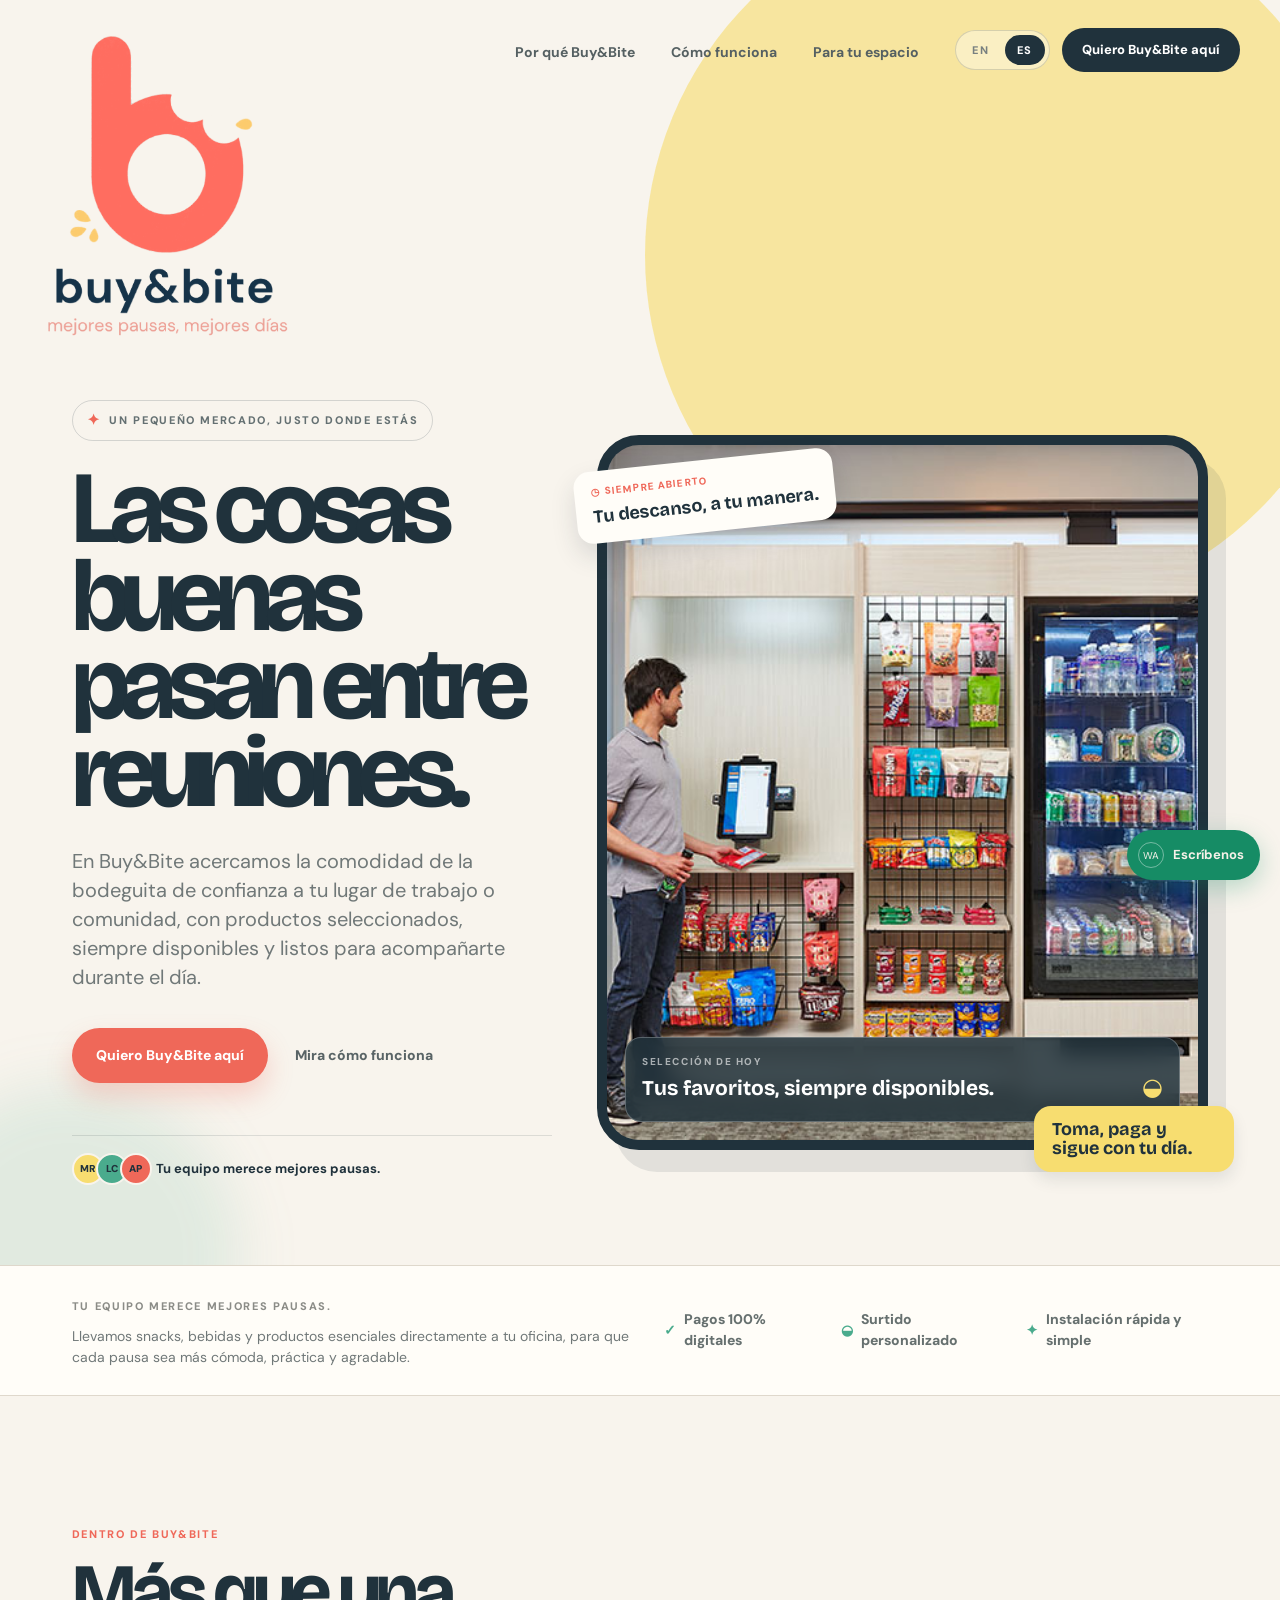
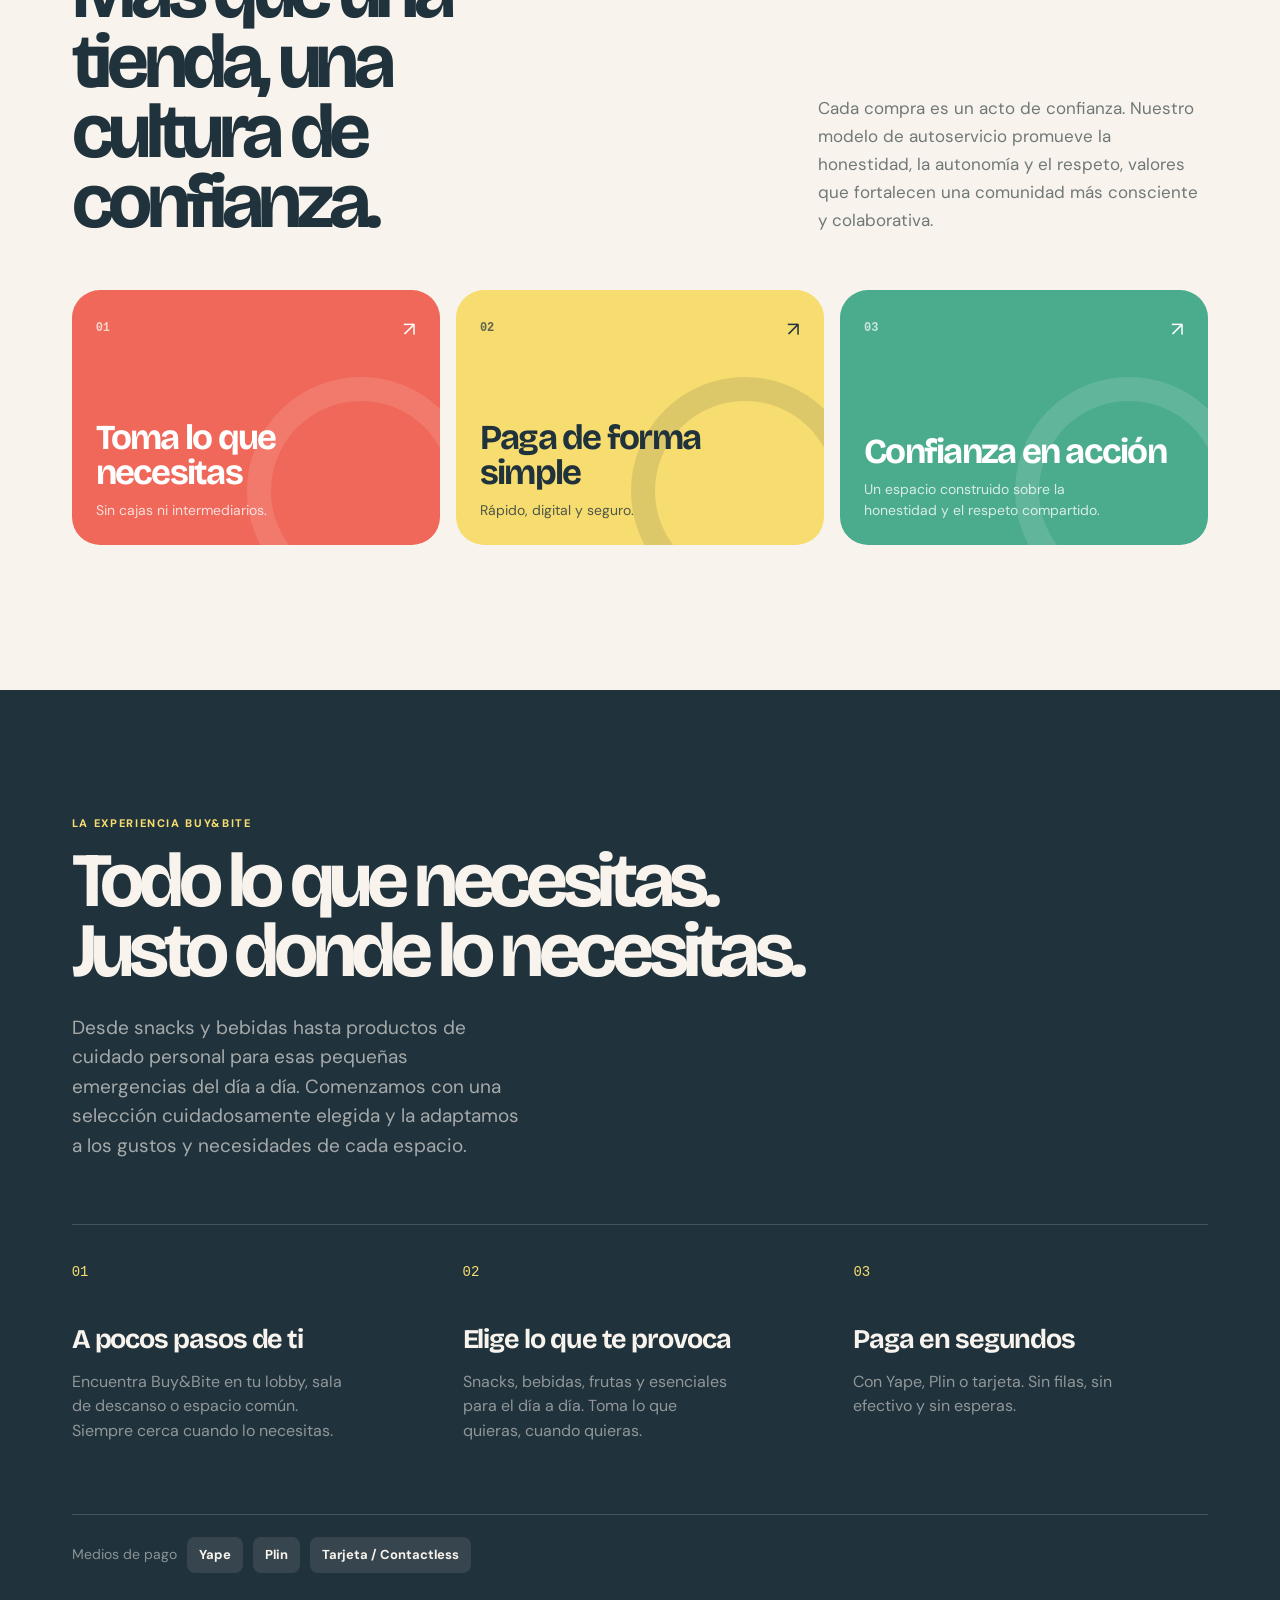
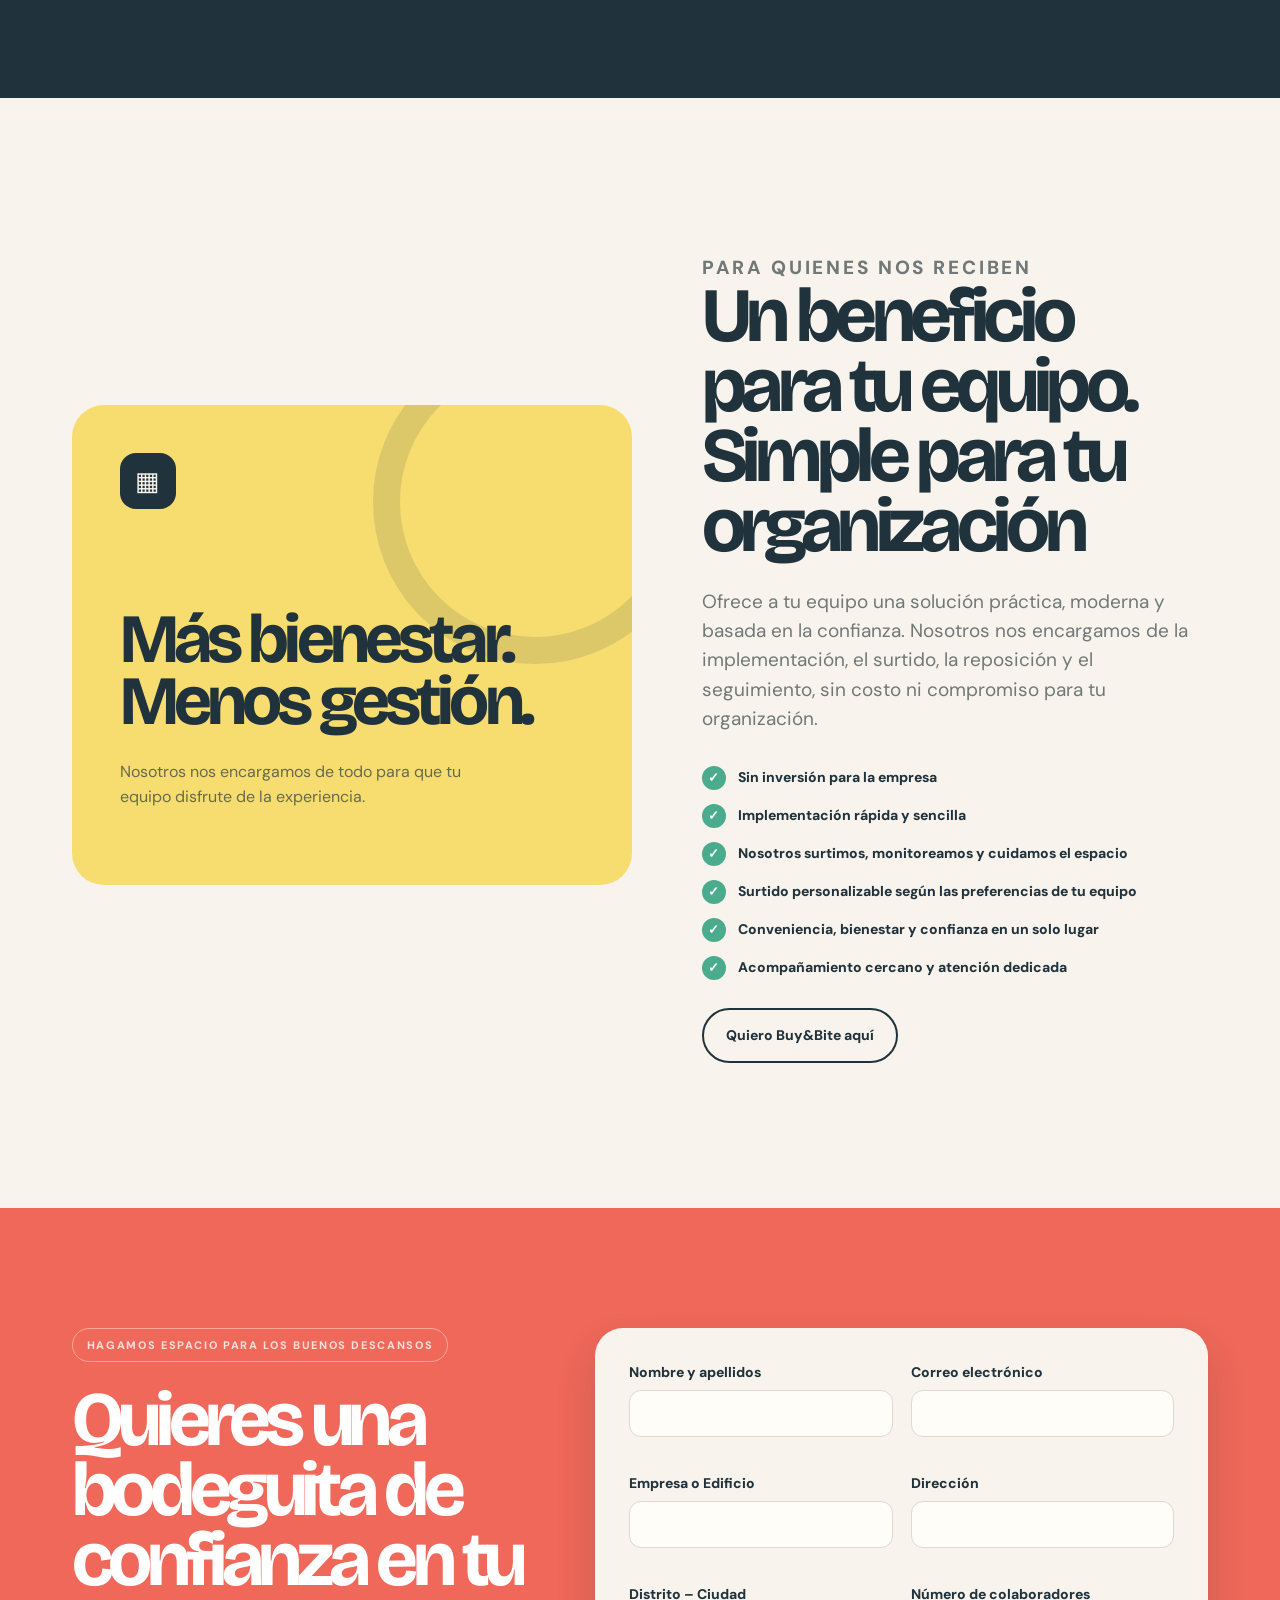
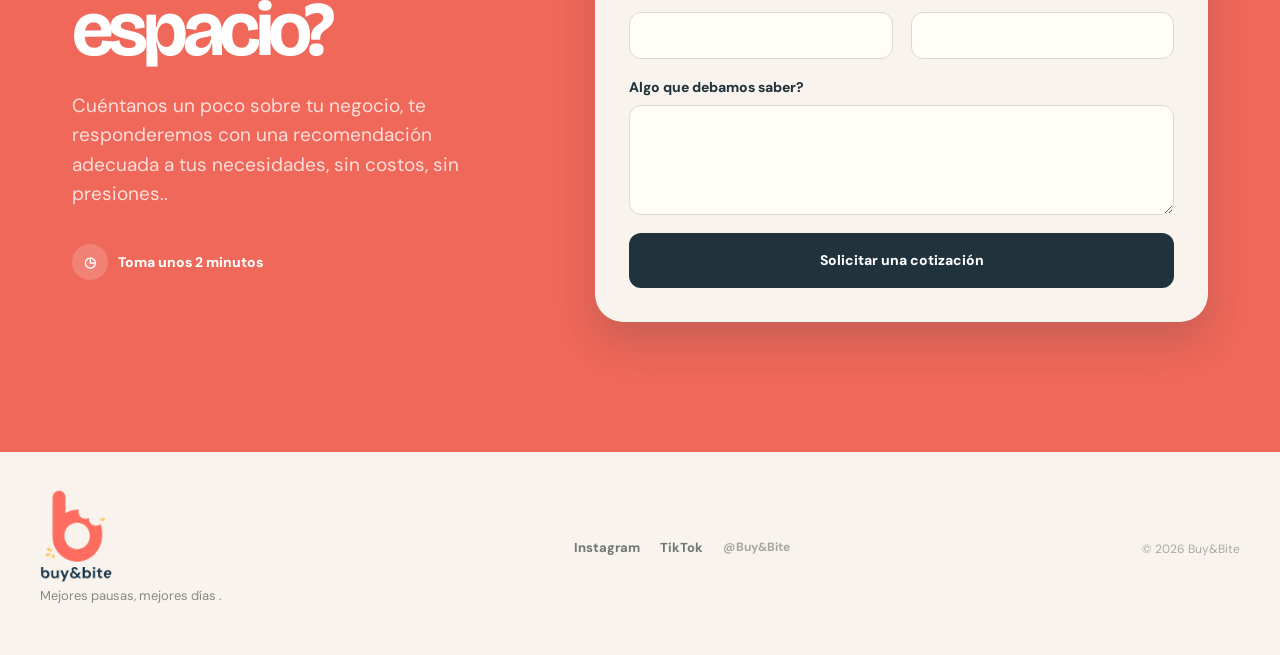
<file: buybite/index.html>
<!doctype html>
<html lang="es">
  <head>
    <meta charset="utf-8" />
    <meta name="viewport" content="width=device-width, initial-scale=1" />
    <title>Buy&Bite — Mejores pausas, mejores días</title>
    <meta name="description" content="Buy&Bite brings a beautifully stocked, self-service micro-market to offices, coworking spaces, gyms and residential buildings." />
    <meta property="og:type" content="website" />
    <meta property="og:title" content="Buy&Bite — Mejores pausas, mejores días" />
    <meta property="og:description" content="Buy&Bite brings a beautifully stocked, self-service micro-market to offices, coworking spaces, gyms and residential buildings." />
    <meta name="twitter:card" content="summary_large_image" />
    <link rel="preconnect" href="https://fonts.googleapis.com" />
    <link rel="stylesheet" href="https://fonts.googleapis.com/css2?family=Bricolage+Grotesque:opsz,wght@12..96,400..800&family=DM+Sans:ital,opsz,wght@0,9..40,400..800;1,9..40,400..800&display=swap" />
    <link rel="icon" type="image/png" href="favicon.png" />
    <link rel="stylesheet" href="styles.css" />
  </head>
  <body>

    <header class="site-header">
      <a class="brand" href="#top" aria-label="Buy&Bite home">
<img class="brand-logo" src="logo.png" alt="Buy&amp;Bite" />
      </a>
      <nav class="desktop-nav" aria-label="Primary navigation">
        <a href="#why" data-i18n="navWhy">Why Buy&Bite</a>
        <a href="#how" data-i18n="navHow">How it works</a>
        <a href="#hosts" data-i18n="navHosts">For your space</a>
      </nav>
      <div class="header-actions">
        <div class="language-toggle" aria-label="Language toggle">
          <button type="button" class="language-button" data-language="en">
            EN
          </button>
          <button
            type="button"
            class="language-button is-active"
            data-language="es"
          >
            ES
          </button>
        </div>
        <a class="header-cta" href="#quote" data-i18n="cta"
          >Bring Buy&Bite here</a
        >
        <button
          class="menu-button"
          type="button"
          aria-label="Open navigation"
          aria-expanded="false"
          data-menu-button
        >
          <span></span><span></span><span></span>
        </button>
      </div>
    </header>

    <div class="mobile-menu" data-mobile-menu>
      <a href="#why" data-i18n="navWhy">Why Buy&Bite</a>
      <a href="#how" data-i18n="navHow">How it works</a>
      <a href="#hosts" data-i18n="navHosts">For your space</a>
      <a class="mobile-cta" href="#quote" data-i18n="cta"
        >Bring Buy&Bite here</a
      >
    </div>

    <main id="top">
      <section class="hero section-pad">
        <div class="hero-orb hero-orb-yellow"></div>
        <div class="hero-orb hero-orb-green"></div>
        <div class="hero-grid">
          <div class="hero-copy">
            <p class="eyebrow">
              <span class="sparkle" aria-hidden="true">✦</span
              ><span data-i18n="heroEyebrow"
                >A little market, right where you are</span
              >
            </p>
            <h1 data-i18n="heroTitle">Good things happen between meetings.</h1>
            <p class="hero-body" data-i18n="heroBody">
              Buy&Bite brings a beautifully stocked, self-service market to the
              places where people spend their days.
            </p>
            <div class="hero-actions">
              <a class="button button-primary" href="#quote" data-i18n="cta"
                >Bring Buy&Bite here <span aria-hidden="true">↗</span></a
              >
              <a class="text-link" href="#how" data-i18n="browse"
                >See how it works <span aria-hidden="true">→</span></a
              >
            </div>
            <div class="trust-row">
              <div class="initials" aria-hidden="true">
                <span>MR</span><span>LC</span><span>AP</span>
              </div>
              <p>
                <strong data-i18n="trustedLine"
                  >A better break for modern spaces</strong
                >
              </p>
            </div>
          </div>
          <div class="hero-image-wrap">
            <div class="image-note">
              <small
                ><span aria-hidden="true">◷</span>
                <span data-i18n="alwaysOpen">always open</span></small
              ><strong data-i18n="imageNote">Your break, your way.</strong>
            </div>
            <div class="hero-image-frame">
              <img
                src="kiosk.jpg"
                alt="A stocked Buy&amp;Bite self-service kiosk in a bright office lounge"
              />
              <div class="image-caption">
                <div>
                  <small data-i18n="todaysEdit">Today's edit</small
                  ><strong data-i18n="freshReady"
                    >Fresh, familiar, ready.</strong
                  >
                </div>
                <span aria-hidden="true">◒</span>
              </div>
            </div>
            <div class="zero-lines">
              <strong data-i18n="quickMessage"
                >Toma, paga y sigue con tu día</strong
              >
            </div>
          </div>
        </div>
      </section>

      <section class="proof-strip section-pad" id="why">
        <div class="proof-inner">
          <div class="proof-copy">
            <p class="eyebrow muted" data-i18n="trusted">
              Tu equipo merece mejores pausas.
            </p>
            <p class="proof-description" data-i18n="proofDescription">
              Llevamos snacks, bebidas y productos esenciales directamente a tu
              oficina, para que cada pausa sea más cómoda, práctica y agradable.
            </p>
          </div>
          <div class="proof-items">
            <span
              ><b aria-hidden="true">✓</b
              ><span data-i18n="secure">Cashless &amp; secure</span></span
            >
            <span
              ><b aria-hidden="true">◒</b
              ><span data-i18n="stocked">Stocked with care</span></span
            >
            <span
              ><b aria-hidden="true">✦</b
              ><span data-i18n="ready">Ready in weeks</span></span
            >
          </div>
        </div>
      </section>

      <section class="categories section-pad">
        <div class="section-heading">
          <div>
            <p class="eyebrow accent-text" data-i18n="inside">
              Inside Buy&Bite
            </p>
            <h2 data-i18n="categories">The everyday, made easy</h2>
          </div>
          <p data-i18n="categoriesBody">
            The things people reach for most, kept fresh and ready for the
            moment they need them.
          </p>
        </div>
        <div class="category-grid">
          <article class="category-card card-coral">
            <span class="card-number">01</span><span class="card-arrow">↗</span>
            <div>
              <h3 data-i18n="drinks">Bright drinks</h3>
              <p data-i18n="drinksBody">Sodas, sparkling water, cold brew</p>
            </div>
          </article>
          <article class="category-card card-yellow">
            <span class="card-number">02</span><span class="card-arrow">↗</span>
            <div>
              <h3 data-i18n="crunch">Good crunch</h3>
              <p data-i18n="crunchBody">Nuts, bars, chips and little treats</p>
            </div>
          </article>
          <article class="category-card card-green">
            <span class="card-number">03</span><span class="card-arrow">↗</span>
            <div>
              <h3 data-i18n="fresh">Fresh picks</h3>
              <p data-i18n="freshBody">Apples, bananas and seasonal fruit</p>
            </div>
          </article>
        </div>
      </section>

      <section class="how section-pad" id="how">
        <div class="how-inner">
          <p class="eyebrow yellow-text" data-i18n="simplePart">
            La experiencia Buy&amp;Bite
          </p>
          <h2 data-i18n="howTitle">
            Todo lo que necesitas. Justo donde lo necesitas.
          </h2>
          <p class="how-body" data-i18n="howBody">
            Desde snacks y bebidas hasta productos de cuidado personal para esas
            pequeñas emergencias del día a día. Comenzamos con una selección
            cuidadosamente elegida y la adaptamos a los gustos y necesidades de
            cada espacio.
          </p>
          <div class="steps">
            <article>
              <span>01</span>
              <h3 data-i18n="step1Title">A pocos pasos de ti</h3>
              <p data-i18n="step1Body">
                Encuentra Buy&amp;Bite en tu lobby, sala de descanso o espacio
                común. Siempre cerca cuando lo necesitas.
              </p>
            </article>
            <article>
              <span>02</span>
              <h3 data-i18n="step2Title">Elige lo que te provoca</h3>
              <p data-i18n="step2Body">
                Snacks, bebidas, frutas y esenciales para el día a día. Toma lo
                que quieras, cuando quieras.
              </p>
            </article>
            <article>
              <span>03</span>
              <h3 data-i18n="step3Title">Paga en segundos</h3>
              <p data-i18n="step3Body">
                Con Yape, Plin o tarjeta. Sin filas, sin efectivo y sin esperas.
              </p>
            </article>
          </div>
          <div class="payment-row">
            <span data-i18n="payments">Payments accepted</span><b>Yape</b
            ><b>Plin</b><b data-i18n="cardTap">Card / Tap</b>
          </div>
        </div>
      </section>

      <section class="hosts section-pad" id="hosts">
        <div class="host-card">
          <span class="host-icon" aria-hidden="true">▦</span>
          <h2 data-i18n="hostCardTitle">Más bienestar. Menos gestión.</h2>
          <p data-i18n="hostCardBody">
            Nosotros nos encargamos de todo para que tu equipo disfrute de la
            experiencia.
          </p>
        </div>
        <div class="host-copy">
          <p class="eyebrow accent-text" data-i18n="hostEyebrow">
            For the people who host us
          </p>
          <h2 data-i18n="hostTitle">
            Un beneficio para tu equipo. Simple para tu organización
          </h2>
          <p data-i18n="hostBody">
            Ofrece a tu equipo una solución práctica, moderna y basada en la
            confianza. Nosotros nos encargamos de la implementación, el surtido,
            la reposición y el seguimiento, sin costo ni compromiso para tu
            organización.
          </p>
          <ul>
            <li>
              <b>✓</b
              ><span data-i18n="benefit1">Sin inversión para la empresa</span>
            </li>
            <li>
              <b>✓</b
              ><span data-i18n="benefit2"
                >Implementación rápida y sencilla</span
              >
            </li>
            <li>
              <b>✓</b
              ><span data-i18n="benefit3"
                >Nosotros surtimos, monitoreamos y cuidamos el espacio</span
              >
            </li>
            <li>
              <b>✓</b
              ><span data-i18n="benefit4"
                >Surtido personalizable según las preferencias de tu
                equipo</span
              >
            </li>
            <li>
              <b>✓</b
              ><span data-i18n="benefit5"
                >Conveniencia, bienestar y confianza en un solo lugar</span
              >
            </li>
            <li>
              <b>✓</b
              ><span data-i18n="benefit6"
                >Acompañamiento cercano y atención dedicada</span
              >
            </li>
          </ul>
          <a class="button button-outline" href="#quote" data-i18n="cta"
            >Bring Buy&Bite here <span aria-hidden="true">↗</span></a
          >
        </div>
      </section>

      <section class="quote section-pad" id="quote">
        <div class="quote-intro">
          <p class="eyebrow light-eyebrow" data-i18n="quoteEyebrow">
            Let's make room for good breaks
          </p>
          <h2 data-i18n="quoteTitle">Want a market in your space?</h2>
          <p data-i18n="quoteBody">
            Tell us a little about your location. We'll come back with a
            friendly, no-pressure recommendation.
          </p>
          <div class="quote-time">
            <span aria-hidden="true">◷</span
            ><span data-i18n="takes">Takes about 2 minutes</span>
          </div>
        </div>
        <div class="form-card">
          <div class="success-state" data-success hidden>
            <span class="success-icon" aria-hidden="true">✓</span>
            <h3 data-i18n="submitted">Request received</h3>
            <button
              class="button button-outline"
              type="button"
              data-again
              data-i18n="again"
            >
              Send another request
            </button>
          </div>
          <form data-quote-form novalidate>
            <input
              type="hidden"
              name="_subject"
              value="New Buy&amp;Bite quote request"
            />
            <div class="form-grid">
              <label
                ><span data-i18n="name">Full name</span
                ><input name="name" required
              /></label>
              <label
                ><span data-i18n="email">Email address</span
                ><input name="email" type="email" required
              /></label>
              <label
                ><span data-i18n="company">Company or building</span
                ><input name="company" required
              /></label>
              <label
                ><span data-i18n="address">Address</span
                ><input name="address" required
              /></label>
              <label
                ><span data-i18n="location">District – City</span
                ><input name="location" required
              /></label>
              <label
                ><span data-i18n="employeeCount">Number of employees</span
                ><input name="employeeCount" type="number" min="1" required
              /></label>
            </div>
            <label
              ><span data-i18n="message">Anything we should know?</span
              ><textarea name="message" rows="4"></textarea>
            </label>
            <p class="form-error" data-form-error hidden></p>
            <button class="button button-dark" type="submit" data-i18n="submit">
              Request a quote <span aria-hidden="true">↗</span>
            </button>
          </form>
        </div>
      </section>
    </main>

    <footer class="site-footer">
      <div>
        <a class="footer-brand" href="#top"><img class="footer-logo" src="logo-footer.png" alt="Buy&amp;Bite" /></a>
        <p data-i18n="footer">Small markets. Better days.</p>
      </div>
      <div class="socials">
        <a
          href="https://instagram.com/Buy&Bite"
          target="_blank"
          rel="noreferrer"
          aria-label="Buy&Bite on Instagram"
          >Instagram</a
        ><a
          href="https://tiktok.com/@Buy&Bite"
          target="_blank"
          rel="noreferrer"
          aria-label="Buy&Bite on TikTok"
          >TikTok</a
        ><span>@Buy&Bite</span>
      </div>
      <p class="copyright">© 2026 Buy&Bite</p>
    </footer>
    <a
      class="whatsapp"
      href="https://wa.me/51938707127"
      target="_blank"
      rel="noreferrer"
      aria-label="Chat with Buy&Bite on WhatsApp"
      ><span>WA</span><b data-i18n="chat">Chat with us</b></a
    >
    
  
    <script src="script.js" defer></script>
  </body>
</html>
</file>
<file: buybite/styles.css>
:root{--paper:#f8f4ed;--card:#fffdf8;--ink:#20323c;--muted:#6e7474;--line:#dfd8cc;--coral:#ef6859;--yellow:#f7dd70;--green:#4aab8d;--dark:#20323c;--radius:28px}
*{box-sizing:border-box}
html{scroll-behavior:smooth}
body{margin:0;background:var(--paper);color:var(--ink);font-family:"DM Sans",sans-serif;line-height:1.5}
body,button,input,textarea{font-size:16px}
a{color:inherit;text-decoration:none}
button{font:inherit;cursor:pointer}
.site-header{position:absolute;inset:0 0 auto;z-index:10;display:flex;align-items:center;justify-content:space-between;max-width:1320px;margin:auto;padding:28px 40px}
.brand{display:flex;align-items:center;gap:10px;font-family:"Bricolage Grotesque",sans-serif;font-size:23px;font-weight:800;letter-spacing:-.06em}
.brand-mark{display:grid;place-items:center;width:42px;height:42px;border-radius:13px;background:var(--coral);color:white;font-size:18px;box-shadow:4px 4px 0 rgba(32,50,60,.13)}
.desktop-nav{display:flex;gap:36px;margin-left:auto;margin-right:36px;font-size:14px;font-weight:700;color:#556062}
.desktop-nav a:hover,.socials a:hover{color:var(--coral)}
.header-actions{display:flex;align-items:center;gap:12px}
.language-toggle{display:flex;gap:3px;border:1px solid rgba(32,50,60,.17);border-radius:999px;padding:4px;background:rgba(255,255,255,.38)}
.language-button{border:0;border-radius:999px;padding:7px 12px;background:transparent;color:#788080;font-size:11px;font-weight:800;letter-spacing:.15em}
.language-button.is-active{background:var(--ink);color:white}
.header-cta,.button{display:inline-flex;align-items:center;justify-content:center;gap:12px;border-radius:999px;font-weight:800;transition:transform .2s,box-shadow .2s}
.header-cta{padding:12px 20px;background:var(--ink);color:white;font-size:13px}
.header-cta:hover,.button:hover{transform:translateY(-2px)}
.menu-button{display:none;border:1px solid rgba(32,50,60,.2);background:rgba(255,255,255,.55);border-radius:50%;width:42px;height:42px;padding:11px}
.menu-button span{display:block;height:1px;background:var(--ink);margin:4px 0}
.mobile-menu{display:none}
.section-pad{padding-left:clamp(20px,5.6vw,80px);padding-right:clamp(20px,5.6vw,80px)}
.hero{position:relative;isolation:isolate;overflow:hidden;min-height:960px;padding-top:400px;padding-bottom:80px}
.hero-orb{position:absolute;z-index:-1;border-radius:50%;pointer-events:none}
.hero-orb-yellow{width:720px;height:720px;right:-85px;top:-105px;background:rgba(247,221,112,.62)}
.hero-orb-green{width:340px;height:340px;left:-100px;bottom:-160px;background:rgba(74,171,141,.13);filter:blur(28px)}
.hero-grid{display:grid;grid-template-columns:.88fr 1.12fr;align-items:center;gap:45px;max-width:1320px;margin:auto}
.hero-copy{max-width:580px}
.eyebrow{display:inline-flex;align-items:center;gap:8px;margin:0 0 24px;border:1px solid rgba(32,50,60,.17);border-radius:999px;padding:8px 14px;color:#647072;font-size:11px;font-weight:800;letter-spacing:.15em;text-transform:uppercase}
.sparkle{color:var(--coral);font-size:15px}
h1,h2,h3,.brand,.footer-brand{font-family:"Bricolage Grotesque",sans-serif}
h1{max-width:650px;margin:0;font-size:clamp(58px,8vw,121px);line-height:.86;letter-spacing:-.08em}
.hero-body{max-width:460px;margin:30px 0 0;color:#707878;font-size:20px;line-height:1.45}
.hero-actions{display:flex;align-items:center;gap:12px;flex-wrap:wrap;margin-top:36px}
.button{padding:15px 22px;border:2px solid transparent;font-size:14px}
.button-primary{background:var(--coral);color:white;box-shadow:0 13px 26px rgba(239,104,89,.25)}
.button-outline{background:transparent;border-color:var(--ink);color:var(--ink)}
.button-dark{border-radius:12px;background:var(--ink);color:white;width:100%}
.text-link{display:inline-flex;gap:9px;align-items:center;padding:15px;font-size:14px;font-weight:800;color:#596466}
.trust-row{display:flex;align-items:center;gap:12px;margin-top:52px;padding-top:17px;border-top:1px solid rgba(32,50,60,.13);color:#7c8180;font-size:13px}
.trust-row p{margin:0}.trust-row strong{color:var(--ink)}
.initials{display:flex}.initials span{display:grid;place-items:center;width:32px;height:32px;margin-right:-8px;border:2px solid var(--paper);border-radius:50%;font-size:10px;font-weight:900;color:var(--ink)}.initials span:nth-child(1){background:var(--yellow)}.initials span:nth-child(2){background:var(--green)}.initials span:nth-child(3){background:var(--coral)}
.hero-image-wrap{position:relative;width:100%;max-width:620px;margin:auto}
.hero-image-frame{position:relative;overflow:hidden;border:10px solid var(--ink);border-radius:42px;background:var(--ink);box-shadow:18px 22px 0 rgba(32,50,60,.1)}
.hero-image-frame img{display:block;width:100%;aspect-ratio:4/4.7;object-fit:cover}
.image-caption{position:absolute;right:18px;bottom:18px;left:18px;display:flex;align-items:flex-end;justify-content:space-between;padding:16px;border:1px solid rgba(255,255,255,.25);border-radius:16px;background:rgba(32,50,60,.83);color:white;backdrop-filter:blur(10px)}
.image-caption small,.image-caption strong{display:block}.image-caption small{color:rgba(255,255,255,.6);font-size:10px;font-weight:800;letter-spacing:.16em;text-transform:uppercase}.image-caption strong{margin-top:4px;font-family:"Bricolage Grotesque";font-size:21px}.image-caption>span{color:var(--yellow);font-size:24px}
.image-note{position:absolute;z-index:2;top:25px;left:-22px;display:grid;gap:4px;transform:rotate(-6deg);padding:13px 17px;border-radius:16px;background:var(--card);box-shadow:0 12px 26px rgba(32,50,60,.15)}.image-note small{color:#7b8180;font-size:10px;font-weight:800;letter-spacing:.12em;text-transform:uppercase}.image-note small span{color:var(--coral)}.image-note strong{font-family:"Bricolage Grotesque";font-size:18px}.zero-lines{position:absolute;right:-26px;bottom:-22px;max-width:200px;padding:14px 18px;border-radius:17px;background:var(--yellow);box-shadow:0 8px 16px rgba(32,50,60,.1)}.zero-lines strong{display:block;font-family:"Bricolage Grotesque";font-size:18px;line-height:1.05}
.proof-strip{border-top:1px solid var(--line);border-bottom:1px solid var(--line);background:var(--card);padding-top:27px;padding-bottom:27px}.proof-inner{display:flex;justify-content:space-between;align-items:center;gap:32px;max-width:1320px;margin:auto}.proof-copy{max-width:560px}.eyebrow.muted{margin:0;border:0;padding:0;color:#8b8c87}.proof-description{margin:9px 0 0;color:#707878;font-size:14px;line-height:1.5}.proof-items{display:flex;gap:32px;color:#66706f;font-size:14px;font-weight:800}.proof-items span{display:flex;align-items:center;gap:8px}.proof-items b{color:var(--green)}
.categories{padding-top:125px;padding-bottom:145px}.section-heading{display:grid;grid-template-columns:.75fr 1.25fr;align-items:end;gap:30px;max-width:1320px;margin:auto}.section-heading h2,.hosts h2,.quote h2,.how h2{max-width:650px;margin:0;font-size:clamp(49px,6vw,82px);line-height:.91;letter-spacing:-.07em}.section-heading>p{max-width:390px;margin:0 0 4px;justify-self:end;color:#707878;font-size:17px;line-height:1.65}.accent-text{border:0;margin-bottom:16px;padding:0;color:var(--coral)}
.category-grid{display:grid;grid-template-columns:repeat(3,1fr);gap:16px;max-width:1320px;margin:52px auto 0}.category-card{position:relative;min-height:255px;overflow:hidden;padding:24px;border-radius:28px}.category-card:after{content:"";position:absolute;right:-35px;bottom:-60px;width:180px;height:180px;border:24px solid currentColor;border-radius:50%;opacity:.12}.card-coral{background:var(--coral);color:white}.card-yellow{background:var(--yellow)}.card-green{background:var(--green);color:white}.card-number{font:700 12px monospace;opacity:.7}.card-arrow{position:absolute;top:24px;right:24px;font-size:20px}.category-card>div{position:absolute;right:24px;bottom:24px;left:24px}.category-card h3{margin:0;font-size:35px;line-height:1;letter-spacing:-.05em}.category-card p{max-width:250px;margin:10px 0 0;font-size:14px;opacity:.78}
.how{background:var(--dark);color:var(--paper);padding-top:120px;padding-bottom:125px}.how-inner{max-width:1320px;margin:auto}.yellow-text{border:0;margin-bottom:16px;padding:0;color:var(--yellow)}.how h2{max-width:800px}.how-body{max-width:450px;margin:26px 0 0;color:rgba(248,244,237,.62);font-size:19px;line-height:1.55}.steps{display:grid;grid-template-columns:repeat(3,1fr);gap:36px;margin-top:64px;padding-top:34px;border-top:1px solid rgba(248,244,237,.17)}.steps article>span{color:var(--yellow);font:14px monospace}.steps h3{margin:36px 0 0;font-size:27px;letter-spacing:-.04em}.steps p{max-width:275px;margin:10px 0 0;color:rgba(248,244,237,.52);line-height:1.55}.payment-row{display:flex;align-items:center;gap:10px;margin-top:70px;padding-top:22px;border-top:1px solid rgba(248,244,237,.17);color:rgba(248,244,237,.5);font-size:14px}.payment-row b{padding:8px 12px;border-radius:8px;background:rgba(248,244,237,.1);color:var(--paper);font-size:13px}
.hosts{display:grid;grid-template-columns:1.05fr .95fr;align-items:center;gap:70px;max-width:1320px;margin:auto;padding-top:130px;padding-bottom:145px}.host-card{position:relative;overflow:hidden;min-height:480px;padding:48px;border-radius:32px;background:var(--yellow)}.host-card:after{content:"";position:absolute;right:-65px;top:-65px;width:270px;height:270px;border:27px solid rgba(32,50,60,.12);border-radius:50%}.host-icon{display:grid;place-items:center;width:56px;height:56px;border-radius:16px;background:var(--dark);color:var(--paper);font-size:26px}.host-card h2{position:relative;z-index:1;max-width:560px;margin:100px 0 0;font-size:clamp(43px,5.4vw,70px);line-height:.9;letter-spacing:-.07em}.host-card p{position:relative;z-index:1;max-width:390px;margin:25px 0 0;color:rgba(32,50,60,.67);line-height:1.6}.host-copy>h2{max-width:600px}.host-copy>p{max-width:490px;margin:25px 0 0;color:#707878;font-size:19px;line-height:1.55}.host-copy ul{display:grid;gap:14px;margin:32px 0 0;padding:0;list-style:none;font-size:14px;font-weight:800}.host-copy li{display:flex;align-items:center;gap:12px}.host-copy li b{display:grid;place-items:center;flex:0 0 auto;width:24px;height:24px;border-radius:50%;background:var(--green);color:white;font-size:13px}
.quote{display:grid;grid-template-columns:.85fr 1.15fr;gap:70px;align-items:start;background:var(--coral);color:white;padding-top:120px;padding-bottom:130px}.quote-intro h2{max-width:650px}.quote-intro>p:not(.eyebrow){max-width:430px;margin:25px 0 0;color:rgba(255,255,255,.78);font-size:19px;line-height:1.55}.light-eyebrow{border-color:rgba(255,255,255,.4);color:rgba(255,255,255,.78)}.quote-time{display:flex;align-items:center;gap:10px;margin-top:36px;font-size:14px;font-weight:800}.quote-time span:first-child{display:grid;place-items:center;width:36px;height:36px;border-radius:50%;background:rgba(255,255,255,.17)}
.form-card{padding:34px;border-radius:28px;background:var(--paper);color:var(--ink);box-shadow:0 20px 38px rgba(32,50,60,.18)}.form-grid{display:grid;grid-template-columns:1fr 1fr;gap:18px}.form-card label{display:grid;gap:7px;margin-bottom:18px;font-size:14px;font-weight:800}.form-card input,.form-card textarea{width:100%;border:1px solid #ded8ce;border-radius:12px;background:var(--card);padding:12px 14px;color:var(--ink);font:400 16px "DM Sans",sans-serif;outline:0}.form-card textarea{resize:vertical}.form-card input:focus,.form-card textarea:focus{border-color:var(--coral);box-shadow:0 0 0 4px rgba(239,104,89,.12)}.form-note{margin:0 0 18px;color:#7c8180;font-size:12px;line-height:1.55}.form-error{margin:0 0 12px;color:var(--coral);font-size:13px;font-weight:700}.success-state{min-height:420px;display:flex;flex-direction:column;justify-content:center}.success-state[hidden]{display:none}.success-icon{display:grid;place-items:center;width:56px;height:56px;border-radius:16px;background:var(--green);color:white;font-size:28px;font-weight:900}.success-state h3{margin:28px 0 0;font-size:40px;letter-spacing:-.06em}.success-state p{max-width:480px;margin:16px 0 0;color:#6e7474;line-height:1.65}.success-state .button{width:max-content;margin-top:28px}
.site-footer{display:flex;align-items:center;justify-content:space-between;gap:24px;max-width:1320px;margin:auto;padding:38px 40px 50px;font-size:13px}.footer-brand{font-size:23px;font-weight:800;letter-spacing:-.05em}.site-footer p{margin:4px 0 0;color:#878a86}.socials{display:flex;align-items:center;gap:20px;font-weight:800;color:#717977}.socials span{color:#aaa9a0;font-size:12px}.copyright{font-size:12px!important;color:#aaa9a0!important}
.whatsapp{position:fixed;right:20px;bottom:20px;z-index:20;display:flex;align-items:center;gap:9px;padding:12px 16px 12px 11px;border-radius:999px;background:#168c65;color:#f6f1e8;box-shadow:0 8px 24px rgba(22,140,101,.28);font-size:13px}.whatsapp span{display:grid;place-items:center;width:26px;height:26px;border:1px solid rgba(255,255,255,.4);border-radius:50%;font-size:10px}.whatsapp:hover{transform:translateY(-2px)}
@media(max-width:900px){.site-header{padding:20px}.desktop-nav,.header-cta{display:none}.menu-button{display:block}.hero{min-height:auto;padding-top:145px;padding-bottom:70px}.hero-grid,.section-heading,.hosts,.quote{grid-template-columns:1fr}.hero-grid{gap:65px}.hero-orb-yellow{width:570px;height:570px;right:-220px;top:-100px}.hero-copy{max-width:none}.hero-image-wrap{max-width:620px}.section-heading>p{justify-self:start}.category-grid{grid-template-columns:1fr}.category-card{min-height:220px}.hosts{gap:55px}.host-card{min-height:420px}.quote{gap:46px}.site-footer{flex-wrap:wrap;padding:34px 20px 90px}.copyright{width:100%}.mobile-menu{position:absolute;top:76px;right:16px;left:16px;z-index:9;display:none;gap:16px;padding:20px;border:1px solid rgba(32,50,60,.12);border-radius:18px;background:var(--card);box-shadow:0 20px 40px rgba(32,50,60,.16)}.mobile-menu.is-open{display:grid}.mobile-menu a{font-size:15px;font-weight:800}.mobile-cta{padding:13px 16px;border-radius:12px;background:var(--coral);color:white}.language-toggle{margin-right:0}}
@media(max-width:560px){.language-toggle{display:flex}.language-button{padding:6px 9px}.hero{padding-top:135px}.hero h1{font-size:clamp(55px,16vw,78px)}.hero-body{font-size:18px}.hero-image-frame{border-width:8px;border-radius:30px}.image-note{display:none}.zero-lines{right:-5px}.proof-inner{display:block}.proof-items{display:grid;gap:12px;margin-top:20px}.categories{padding-top:90px;padding-bottom:95px}.how{padding-top:90px;padding-bottom:90px}.steps{grid-template-columns:1fr;gap:34px;margin-top:48px}.steps h3{margin-top:18px}.payment-row{flex-wrap:wrap;margin-top:52px}.payment-row span{width:100%;margin-bottom:4px}.hosts{padding-top:90px;padding-bottom:95px}.host-card{min-height:430px;padding:30px}.host-card h2{margin-top:100px;font-size:50px}.quote{padding-top:90px;padding-bottom:95px}.form-card{padding:22px}.form-grid{grid-template-columns:1fr;gap:0}.success-state{min-height:360px}.socials{flex-wrap:wrap}.whatsapp{right:14px;bottom:14px}.whatsapp b{display:none}}

.brand-logo{height:315px;width:auto;display:block;margin:0}
.footer-logo{height:92px;width:auto;display:block;border-radius:12px}
@media(max-width:900px){.brand-logo{height:250px;margin:0}.mobile-menu{top:300px}.hero{padding-top:330px}}

.site-header{align-items:flex-start}
.desktop-nav{align-self:flex-start;margin-top:14px}
.header-actions{align-self:flex-start}
.host-copy .button{margin-top:28px}
</file>
